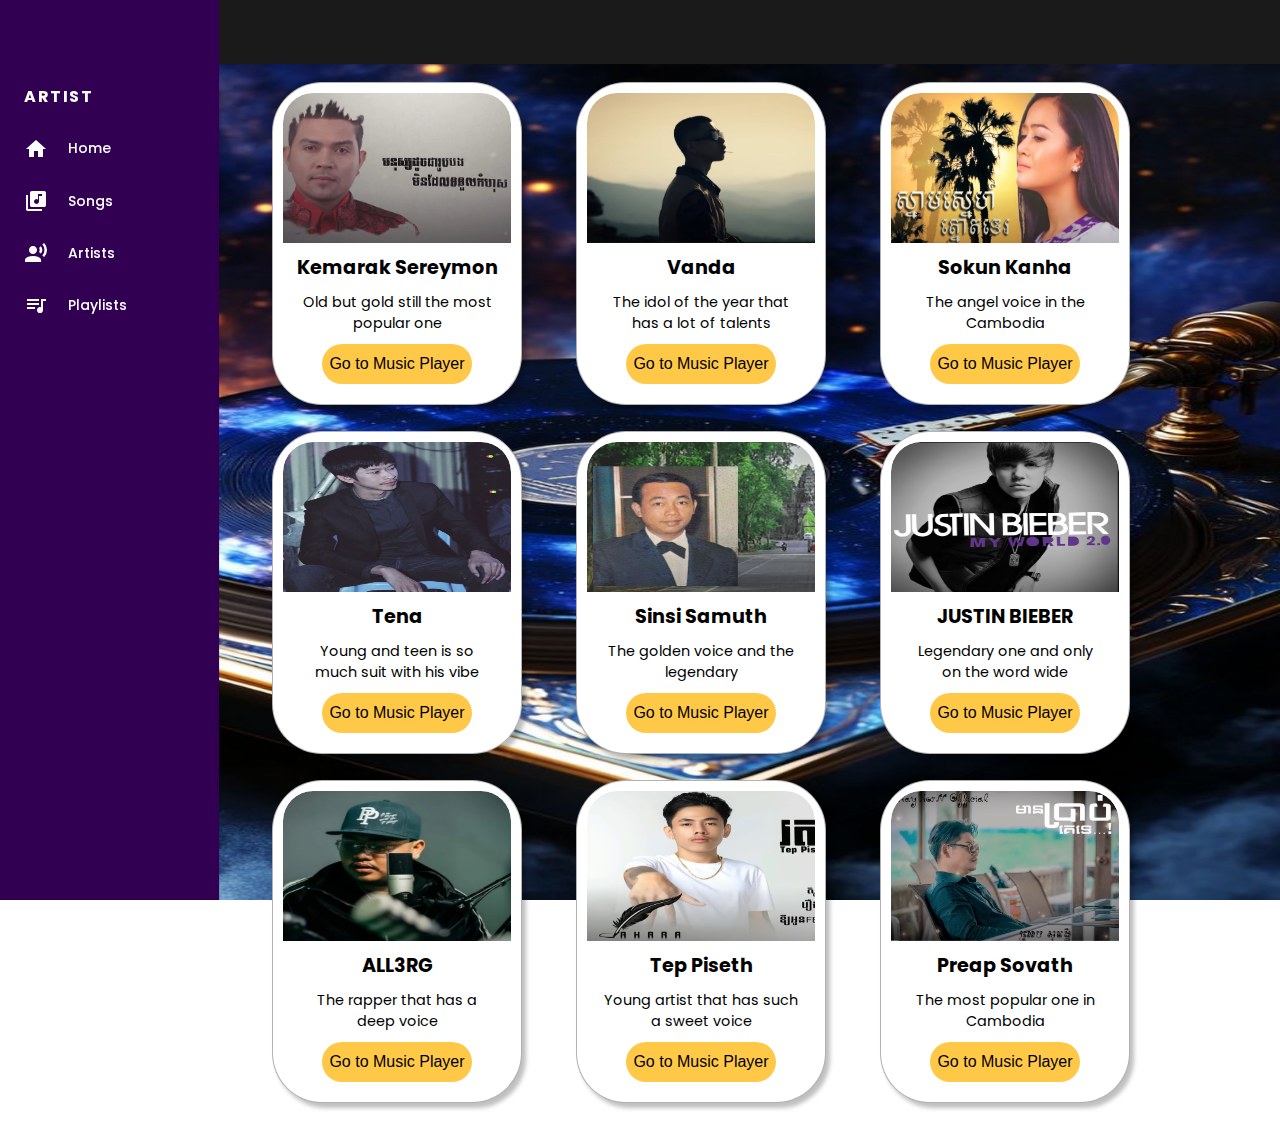
<file: page/artist.html>
<!DOCTYPE html>
<html lang="en">
<head>
    <meta charset="UTF-8">
    <meta name="viewport" content="width=device-width, initial-scale=1.0">
    <link rel="stylesheet" href="https://fonts.googleapis.com/icon?family=Material+Icons">
    <link rel="stylesheet" href="../assets/css/artist.css">
    <title>Artists</title>
    <link rel="icon" type="image/x-icon" href="../image/Logotitle.png">
</head>
<body>
    <header class="header">
        <div class="header__container">
            <a href="#" class="header__logo">ARTISTS</a>
            <div class="header__toggle">
                <i class="material-icons" id="header-toggle">menu</i>
            </div>
        </div>
    </header>
    <div class="nav" id="navbar">
        <nav class="nav__container">
            <div>
                <a href="#" class="nav__link nav__logo">
                    <i class="material-icons">play_circle</i> &nbsp;&nbsp;&nbsp;
                    <span class="nav__logo-name"> Music</span>
                </a>

                <div class="nav__list">
                    <div class="nav__items">
                        <h3 class="nav__subtitle">Artist</h3>

                        <a href="../home.html" class="nav__link active">
                            <i class="material-icons">home</i> &nbsp;&nbsp;&nbsp;&nbsp;&nbsp;
                            <span class="nav__name"> Home</span>
                        </a>
                        <a href="song.html" class="nav__link">
                            <i class="material-icons">library_music</i> &nbsp;&nbsp;&nbsp;&nbsp;&nbsp;
                            <span class="nav__name"> Songs</span>
                        </a>
                        <a href="artist.html" class="nav__link">
                            <i class="material-icons">record_voice_over</i> &nbsp;&nbsp;&nbsp;&nbsp;&nbsp;
                            <span class="nav__name"> Artists</span>
                        </a>
                        <a href="playlist.html" class="nav__link">
                            <i class="material-icons">queue_music</i> &nbsp;&nbsp;&nbsp;&nbsp;&nbsp;
                            <span class="nav__name"> Playlists</span>
                        </a>
                    </div>
                </div>
            </div>
        </nav>
    </div>
    <!--Content-->
    <main>
        <section class="ui-cards">
            <div class="cards">
                <div class="pics">
                    <img src="../Music-player/images/music-19.jpg" alt="" class="songs-images">
                </div>
                <h1 class="songs-title">Kemarak Sereymon</h1>
                <p class="songs-text">Old but gold still the most popular one</p>
                <div class="buttons">
                    <a href="../Music-player/songs.html">
                        <button class="songs-btn"> Go to Music Player</button>
                    </a>
                </div>
            </div>
            <div class="cards">
                <div class="pics">
                    <img src="../Music-player/images/music-4.jpg" alt="" class="songs-images">
                </div>
                <h1 class="songs-title">Vanda</h1>
                <p class="songs-text">The idol of the year that has a lot of talents</p>
                <div class="buttons">
                    <a href="../Music-player/songs.html">
                        <button class="songs-btn"> Go to Music Player</button>
                    </a>
                </div>
            </div>
            <div class="cards">
                <div class="pics">
                    <img src="../Music-player/images/music-13.jpg" alt="" class="songs-images">
                </div>
                <h1 class="songs-title">Sokun Kanha</h1>
                <p class="songs-text">The angel voice in the Cambodia</p>
                <div class="buttons">
                    <a href="../Music-player/songs.html">
                        <button class="songs-btn"> Go to Music Player</button>
                    </a>
                </div>
            </div> 
            <div class="cards">
                <div class="pics">
                    <img src="../Music-player/images/music-6.jpg" alt="" class="songs-images">
                </div>
                <h1 class="songs-title">Tena</h1>
                <p class="songs-text">Young and teen is so much suit with his vibe</p>
                <div class="buttons">
                    <a href="../Music-player/songs.html">
                        <button class="songs-btn"> Go to Music Player</button>
                    </a>
                </div>
            </div>
            <div class="cards">
                <div class="pics">
                    <img src="../Music-player/images/music-26.jpg" alt="" class="songs-images">
                </div>
                <h1 class="songs-title">Sinsi Samuth</h1>
                <p class="songs-text">The golden voice and the legendary </p>
                <div class="buttons">
                    <a href="../Music-player/songs.html">
                        <button class="songs-btn"> Go to Music Player</button>
                    </a>
                </div>
            </div>
            <div class="cards">
                <div class="pics">
                    <img src="../Music-player/images/music-15.jpg" alt="" class="songs-images">
                </div>
                <h1 class="songs-title">JUSTIN BIEBER</h1>
                <p class="songs-text">Legendary one and only on the word wide</p>
                <div class="buttons">
                    <a href="../Music-player/songs.html">
                        <button class="songs-btn"> Go to Music Player</button>
                    </a>
                </div>
            </div> 

            <div class="cards">
                <div class="pics">
                    <img src="../Music-player/images/music-22.jpg" alt="" class="songs-images">
                </div>
                <h1 class="songs-title">ALL3RG</h1>
                <p class="songs-text">The rapper that has a deep voice</p>
                <div class="buttons">
                    <a href="../Music-player/songs.html">
                        <button class="songs-btn"> Go to Music Player</button>
                    </a>
                </div>
            </div>
            <div class="cards">
                <div class="pics">
                    <img src="../Music-player/images/music-21.jpg" alt="" class="songs-images">
                </div>
                <h1 class="songs-title">Tep Piseth</h1>
                <p class="songs-text">Young artist that has such a sweet voice</p>
                <div class="buttons">
                    <a href="../Music-player/songs.html">
                        <button class="songs-btn"> Go to Music Player</button>
                    </a>
                </div>
            </div>
            <div class="cards">
                <div class="pics">
                    <img src="../Music-player/images/music-23.jpg" alt="" class="songs-images">
                </div>
                <h1 class="songs-title">Preap Sovath</h1>
                <p class="songs-text">The most popular one in Cambodia</p>
                <div class="buttons">
                    <a href="../Music-player/songs.html">
                        <button class="songs-btn"> Go to Music Player</button>
                    </a>
                </div>
            </div> 
            <br/>
        </section>
    </main>
    <!--JS here-->
    <script src="../assets/js/artist.js"></script>
</body>
</html>
</file>
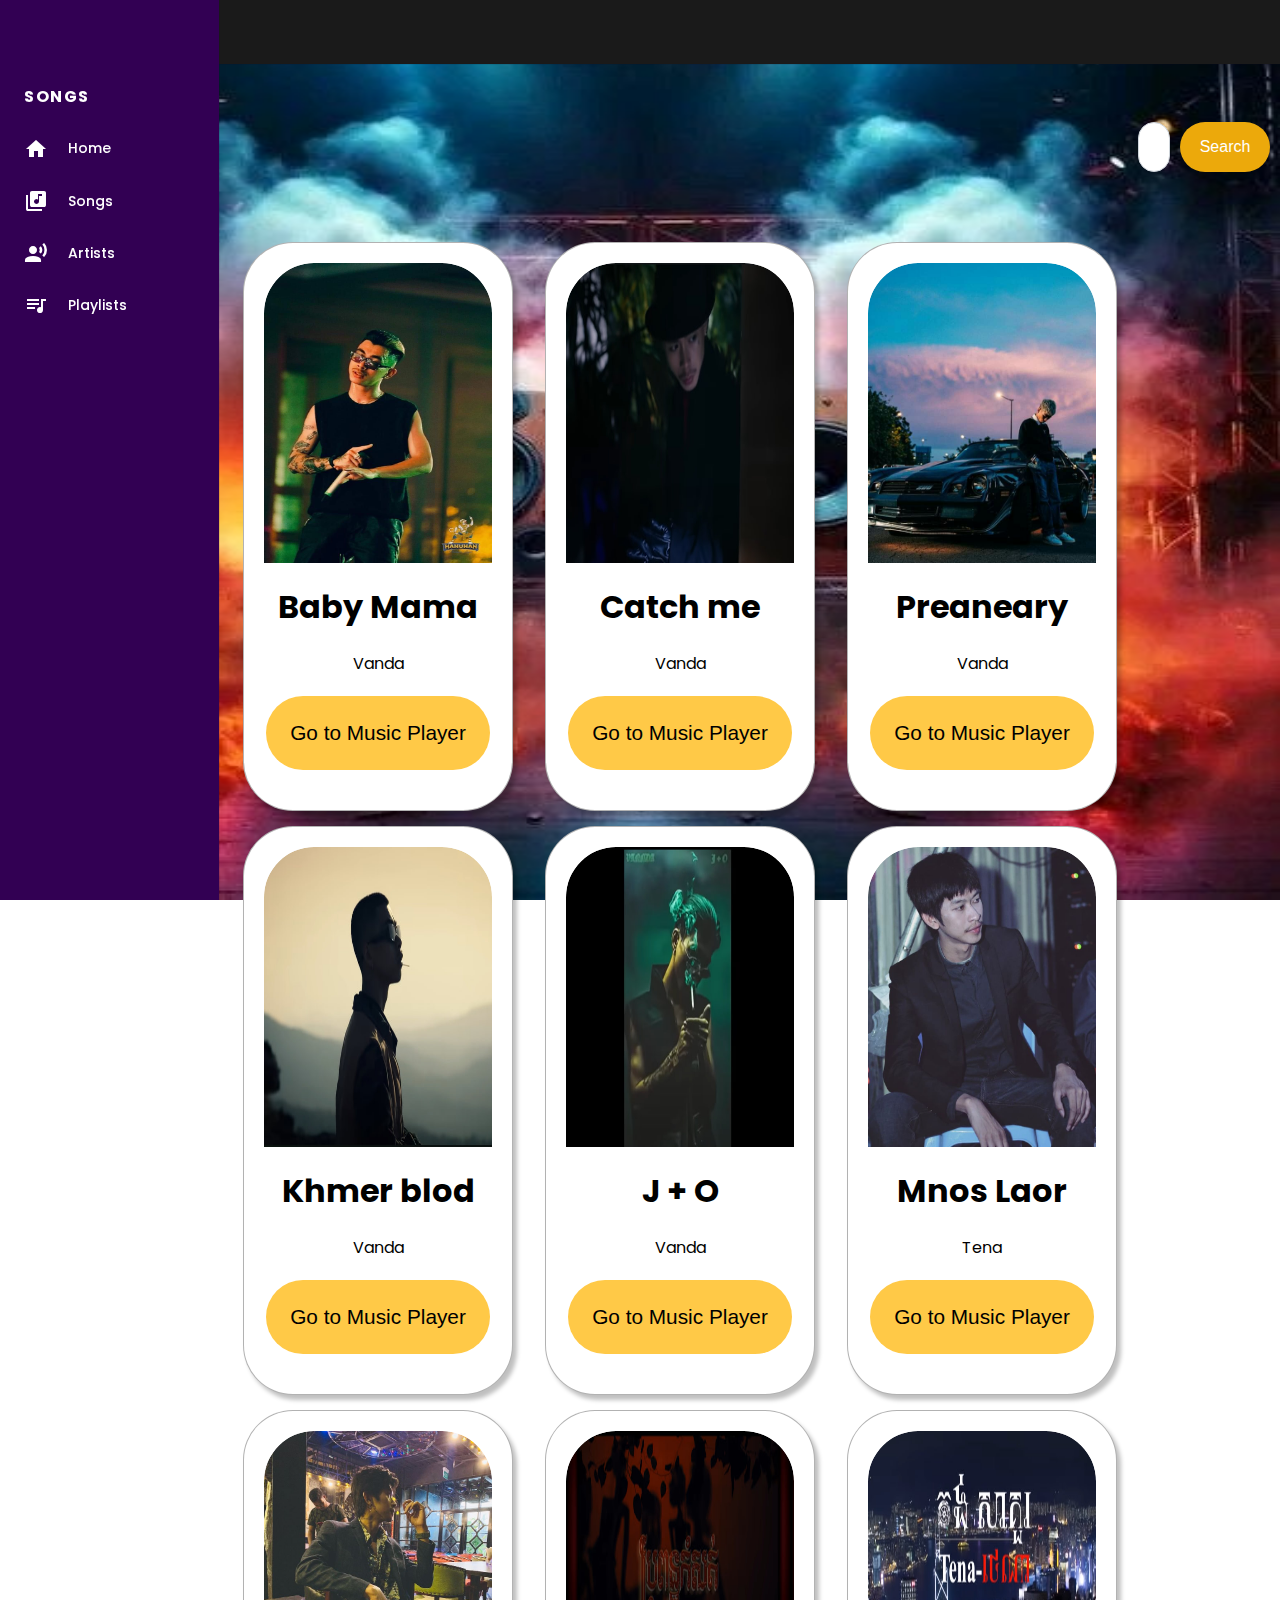
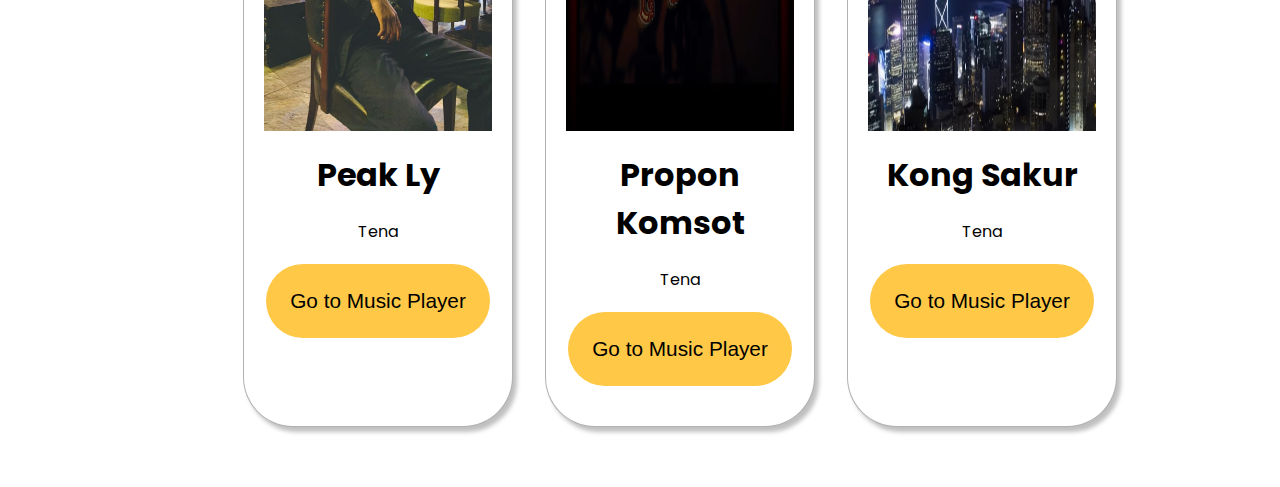
<file: page/song.html>
<!DOCTYPE html>
    <html lang="en">
    <head>
        <meta charset="UTF-8">
        <meta name="viewport" content="width=device-width, initial-scale=1.0">
        <link rel="stylesheet" href="https://fonts.googleapis.com/icon?family=Material+Icons">
        <link rel="stylesheet" href="../assets/css/song.css">
        <script src="../js/song.js" defer></script>
        <title>Song List</title>
        <link rel="icon" type="image/x-icon" href="../image/Logo.png">
    </head>
    <body>
        <header class="header">
            <div class="header__container">
                <a href="#" class="header__logo">SONG LIST</a>
                <div class="header__toggle">
                    <i class="material-icons" id="header-toggle">menu</i>
                </div>
            </div>
        </header>

        <div class="nav" id="navbar">
            <nav class="nav__container">
                <div>
                    <a href="#" class="nav__link nav__logo">
                        <i class="material-icons">play_circle</i> &nbsp;&nbsp;&nbsp;
                        <span class="nav__logo-name"> Music</span>
                    </a>
    
                    <div class="nav__list">
                        <div class="nav__items">
                            <h3 class="nav__subtitle">Songs</h3>
    
                            <a href="../home.html" class="nav__link active">
                                <i class="material-icons">home</i> &nbsp;&nbsp;&nbsp;&nbsp;&nbsp;
                                <span class="nav__name"> Home</span>
                            </a>

                            <a href="song.html" class="nav__link">
                                <i class="material-icons">library_music</i> &nbsp;&nbsp;&nbsp;&nbsp;&nbsp;
                                <span class="nav__name"> Songs</span>
                            </a>
                            <a href="artist.html" class="nav__link">
                                <i class="material-icons">record_voice_over</i> &nbsp;&nbsp;&nbsp;&nbsp;&nbsp;
                                <span class="nav__name"> Artists</span>
                            </a>
                            <a href="playlist.html" class="nav__link">
                                <i class="material-icons">queue_music</i> &nbsp;&nbsp;&nbsp;&nbsp;&nbsp;
                                <span class="nav__name"> Playlists</span>
                            </a>
                        </div>
                    </div>
                </div>
            </nav>

        </div>

        <!-- CONTENTS -->
        <main>
            <form class="form-inline my-2 my-lg-0">
                <input class="form-control mr-sm-2" type="search" placeholder="Search..." aria-label="Search">
                <button class="btn btn-outline-success my-2 my-sm-0" type="submit">Search</button>
            </form>
            <section class="ui-cards">
                <div class="cards">
                    <div class="pics">
                        <img src="../Music-player/images/music-1.jpg" alt="" class="songs-images">
                    </div>
                    <h1 class="songs-title">Baby Mama</h1>
                    <p class="songs-text">Vanda</p>
                    <div class="buttons">
                        <a href="../Music-player/songs.html">
                            <button class="songs-btn"> Go to Music Player</button>
                        </a>
                    </div>
                </div>
                <div class="cards">
                    <div class="pics">
                        <img src="../Music-player/images/music-2.jpg" alt="" class="songs-images">
                    </div>
                    <h1 class="songs-title">Catch me </h1>
                    <p class="songs-text">Vanda</p>
                    <div class="buttons">
                        <a href="../Music-player/songs.html">
                            <button class="songs-btn"> Go to Music Player</button>
                        </a>
                    </div>
                </div>
                <div class="cards">
                    <div class="pics">
                        <img src="../Music-player/images/music-3.jpg" alt="" class="songs-images">
                    </div>
                    <h1 class="songs-title">Preaneary</h1>
                    <p class="songs-text">Vanda</p>
                    <div class="buttons">
                        <a href="../Music-player/songs.html">
                            <button class="songs-btn"> Go to Music Player</button>
                        </a>
                    </div>
                </div> 

                <div class="cards">
                    <div class="pics">
                        <img src="../Music-player/images/music-4.jpg" alt="" class="songs-images">
                    </div>
                    <h1 class="songs-title">Khmer blod</h1>
                    <p class="songs-text">Vanda</p>
                    <div class="buttons">
                        <a href="../Music-player/songs.html">
                            <button class="songs-btn"> Go to Music Player</button>
                        </a>
                    </div>
                </div>
                <div class="cards">
                    <div class="pics">
                        <img src="../Music-player/images/music-5.jpg" alt="" class="songs-images">
                    </div>
                    <h1 class="songs-title">J + O</h1>
                    <p class="songs-text">Vanda</p>
                    <div class="buttons">
                        <a href="../Music-player/songs.html">
                            <button class="songs-btn"> Go to Music Player</button>
                        </a>
                    </div>
                </div>
                <div class="cards">
                    <div class="pics">
                        <img src="../Music-player/images/music-6.jpg" alt="" class="songs-images">
                    </div>
                    <h1 class="songs-title">Mnos Laor</h1>
                    <p class="songs-text">Tena</p>
                    <div class="buttons">
                        <a href="../Music-player/songs.html">
                            <button class="songs-btn"> Go to Music Player</button>
                        </a>
                    </div>
                </div> 

                <div class="cards">
                    <div class="pics">
                        <img src="../Music-player/images/music-7.jpg" alt="" class="songs-images">
                    </div>
                    <h1 class="songs-title">Peak Ly</h1>
                    <p class="songs-text">Tena</p>
                    <div class="buttons">
                        <a href="../Music-player/songs.html">
                            <button class="songs-btn"> Go to Music Player</button>
                        </a>
                    </div>
                </div>
                <div class="cards">
                    <div class="pics">
                        <img src="../Music-player/images/music-8.jpg" alt="" class="songs-images">
                    </div>
                    <h1 class="songs-title">Propon Komsot</h1>
                    <p class="songs-text">Tena</p>
                    <div class="buttons">
                        <a href="../Music-player/songs.html">
                            <button class="songs-btn"> Go to Music Player</button>
                        </a>
                    </div>
                </div>
                <div class="cards">
                    <div class="pics">
                        <img src="../Music-player/images/music-9.jpg" alt="" class="songs-images">
                    </div>
                    <h1 class="songs-title">Kong Sakur</h1>
                    <p class="songs-text">Tena</p>
                    <div class="buttons">
                        <a href="../Music-player/songs.html">
                            <button class="songs-btn"> Go to Music Player</button>
                        </a>
                    </div>
                </div> 
                <br/>
            </section>
        </main>

        <!-- MAIN JS -->
         <script>
            const searchInput = document.querySelector('.form-control');
            const cards = document.querySelectorAll('.cards');
    
            searchInput.addEventListener('input', () => {
                const searchValue = searchInput.value.toLowerCase();
    
                cards.forEach((card) => {
                    const title = card.querySelector('.songs-title').textContent.toLowerCase();
                    const text = card.querySelector('.songs-text').textContent.toLowerCase();
    
                    if (title.includes(searchValue) || text.includes(searchValue)) {
                        card.style.display = 'block';
                    } else {
                        card.style.display = 'none';
                    }
                });
            });
         </script>
         <script src="../js/song.js"></script>
    </body>
</html>
</file>
<file: assets/css/artist.css>
@import url("https://fonts.googleapis.com/css2?family=Poppins:wght@400;500;600&display=swap");

:root {
  --header-height: 3.5rem;
  --nav-width: 219px;
  --bg: #185ADB;
  --secondary: #0A1931;
  --accent: #FFC947;
  --white: #fff;
  --black: #000;
  --body-font: 'Poppins', sans-serif;
  --normal-font-size: .938rem;
  --small-font-size: .75rem;
  --smaller-font-size: .75rem;
  --font-medium: 500;
  --font-semi-bold: 600;
  --z-fixed: 100;
  --box-shadow: 4px 5px 4px rgba(0, 0, 0, 0.25);
  --border-radius: 50px;
  --border: 1px solid rgba(0, 0, 0, 0.3);
}

@media screen and (min-width: 1024px) {
  :root {
    --normal-font-size: 1rem;
    --small-font-size: .875rem;
    --smaller-font-size: .813rem;
  }
}

/*========== BASE ==========*/
*, ::before, ::after {
  margin: 0;
  padding: 0;
  box-sizing: border-box;
  list-style-type: none;
  text-decoration: none;
}

html {
  scroll-behavior: smooth;
}

::-webkit-scrollbar {
  width: 1.3rem;
}

::-webkit-scrollbar-thumb {
  border-radius: 1rem;
  background: #797979;
  transition: all 0.5s ease-in-out;
}

::-webkit-scrollbar-thumb:hover {
  background: #222224;
}

::-webkit-scrollbar-track {
  background: #f9f9f9;
}

body {
  margin: var(--header-height) 0 0 0;
  padding: 1rem 1rem 0;
  font-family: var(--body-font);
  font-size: var(--normal-font-size);
  color: var(--black);
  background-image: url(/image/artistbg.jpg);
  background-size: cover;
  background-repeat: no-repeat;
  background-attachment: fixed;
  background-size: 100% 100%;
  animation: zoomInOut 15s ease-in-out infinite; /* Apply the animation */
  
}
@keyframes zoomInOut {
  0% {
    background-size: 100% 100%;
  }
  50% {
    background-size: 110% 110%; /* Zoom in */
  }
  100% {
    background-size: 100% 100%; /* Zoom out */
  }
}


h3 {
  margin: 0;
}

a {
  text-decoration: none;
}

img {
  max-width: 100%;
  height: auto;
}

/*header*/
.header {
  position: fixed;
  top: 0;
  left: 0;
  width: 100%;
  background-color:#1a1a1a;
  box-shadow: 0 1px 0 rgba(22, 8, 43, 0.1);
  padding: 0 1rem;
  z-index: var(--z-fixed);
}

.header__container {
  display: flex;
  align-items: center;
  height: var(--header-height);
  justify-content: space-between;
}

.header__img {
  width: 35px;
  height: 35px;
  border-radius: 50%;
}

.header__logo {
  color: rgb(153, 0, 255);
  font-weight: bold;
  display: none;
}

.header__input {
  width: 100%;
  border: none;
  outline: none;
  background-color: var(--first-color-light);
}

.header__input::placeholder {
  font-family: var(--body-font);
  color: var(--text-color);
}

.header__icon, 
.header__toggle {
  font-size: 1.2rem;
}

.header__toggle {
  color: var(--title-color);
  cursor: pointer;
}

/*nav*/
.nav {
  position: fixed;
  top: 0;
  left: -100%;
  height: 100vh;
  padding: 1rem 1rem 0;
  background-color: rgb(50, 0, 83);
  box-shadow: 1px 0 0 rgba(22, 8, 43, 0.1);
  z-index: var(--z-fixed);
  transition: .4s;
  color: var(--white);
}
  
.nav__container {
  height: 100%;
  display: flex;
  flex-direction: column;
  justify-content: space-between;
  padding-bottom: 3rem;
  overflow: auto;
  scrollbar-width: none; /* For mozilla */
}

/* For Google Chrome and others */
.nav__container::-webkit-scrollbar {
  display: none;
}

.nav__logo {
  font-weight: var(--font-semi-bold);
  margin-bottom: 2.5rem;
}

.nav__list, 
.nav__items {
  display: grid;
}

.nav__list {
  row-gap: 2.5rem;
}

.nav__items {
  row-gap: 1.5rem;
}

.nav__subtitle {
  font-size: var(--normal-font-size);
  text-transform: uppercase;
  letter-spacing: .1rem;
  color: var(--text-color-light);
}

.nav__link {
  display: flex;
  align-items: center;
  color: var(--text-color);
}

.nav__link:hover {
  color: var(--accent);
}

.nav__icon {
  font-size: 1.2rem;
  margin-right: .5rem;
}

.nav__name {
  font-size: var(--small-font-size);
  font-weight: var(--font-medium);
  white-space: nowrap;
}

.nav__logout {
  margin-top: 5rem;
}

/* Dropdown */
.nav__dropdown {
  overflow: hidden;
  max-height: 21px;
  transition: .4s ease-in-out;
}

.nav__dropdown-collapse {
  background-color: var(--first-color-light);
  border-radius: .25rem;
  margin-top: 1rem;
}

.nav__dropdown-content {
  display: grid;
  row-gap: .5rem;
  padding: .75rem 2.5rem .75rem 1.8rem;
}

.nav__dropdown-item {
  font-size: var(--smaller-font-size);
  font-weight: var(--font-medium);
  color: var(--text-color);
}

.nav__dropdown-item:hover {
  color: var(--first-color);
}

.nav__dropdown-icon {
  margin-left: auto;
  transition: .4s;
}

/* Show dropdown collapse */
.nav__dropdown:hover {
  max-height: 100rem;
}

/* Rotate icon arrow */
.nav__dropdown:hover .nav__dropdown-icon {
  transform: rotate(180deg);
}

/*===== Show menu =====*/
.show-menu {
  left: 0;
}

/*===== Active link =====*/
.active {
  color: var(--first-color);
}


/*===== SWIPER FOR CAROUSEL =====*/

.container {
  max-width: 124rem;
  padding: 0 1rem;
  margin: 0 auto;
}

.section-heading {
  font-size: 3rem;
  color: var(--primary);
  padding: 2rem 0;
  text-align: center;
}

#tranding .tranding-slider {
  height: 40rem;
  padding: 2rem 0;
  position: relative;
}

@media (max-width:500px) {
  #tranding .tranding-slider {
    height: 45rem;
  }
  .section-heading {
    font-size: 2rem;
  }
}

.tranding-slide {
  width: 345px;
  height: 500px;
  background-color: #0A1931;
  border-radius: 20px;
  display: flex;
  justify-content: center;
  align-items: center;
  flex-wrap: wrap;
}

@media (max-width:500px) {
  .tranding-slide {
    width: 300px !important;
    height: 500px !important;
  }
  .tranding-slide .tranding-slide-img img {
    width: 17rem !important;
    height: 17rem !important;
  }

  .tranding-slide-content-bottom h2 {
    font-size: 20px;
  }

}

.tranding-slide .tranding-slide-img img {
  width: 322px;
  height: 267px;
  border-radius: 20px;
  object-fit: cover;
  margin-top: 15px;
}

.tranding-slide-content .tranding-slide-content-bottom {
  display: flex;
  justify-content: center;
  align-items: center;
  flex-wrap: wrap;
  flex-direction: column;
}

.tranding-slide-content .tranding-slide-content-bottom h2 {
  color: var(--white);
  font-size: 30px;
  text-align: center;
}

.tranding-slide-content .tranding-slide-content-bottom h3 {
  color: var(--white);
  font-size: 20px;
  text-align: center;
}

.tranding-slide-content .play-music {
  width: 150px;
  height: 45px;
  border-radius: 100px;
  display: flex;
  justify-content: center;
  align-items: center;
  background-color: var(--accent);
  font-size: 16px;
}

.tranding-slide-content .play-music:hover {
  background-color: #eca90b;
}

.swiper-slide-shadow-left,
.swiper-slide-shadow-right {
  display: none;
}

.tranding-slider-control {
  position: relative;
  bottom: 2rem;
  display: flex;
  align-items: center;
  justify-content: center;
}

.tranding-slider-control .swiper-button-next {
  left: 58% !important;
  transform: translateX(-58%) !important;
}

@media (max-width:990px) {
  .tranding-slider-control .swiper-button-next {
    left: 70% !important;
    transform: translateX(-70%) !important;
  }
}

@media (max-width:450px) {
  .tranding-slider-control .swiper-button-next {
    left: 80% !important;
    transform: translateX(-80%) !important;
  }
}

@media (max-width:990px) {
  .tranding-slider-control .swiper-button-prev {
    left: 30% !important;
    transform: translateX(-30%) !important;
  }
}

@media (max-width:450px) {
  .tranding-slider-control .swiper-button-prev {
    left: 20% !important;
    transform: translateX(-20%) !important;
  }
}

.tranding-slider-control .slider-arrow {
  background: var(--accent);
  width: 3.5rem;
  height: 3.5rem;
  border-radius: 50%;
  left: 42%;
  transform: translateX(-42%);
  filter: drop-shadow(0px 8px 24px rgba(18, 28, 53, 0.1));
}

.tranding-slider-control .slider-arrow:hover {
  background: #eca90b;
}

.tranding-slider-control .slider-arrow ion-icon {
  font-size: 2rem;
  color: #222224;
}

.tranding-slider-control .slider-arrow::after {
  content: '';
}

.tranding-slider-control .swiper-pagination {
  position: relative;
  width: 15rem;
  bottom: 1rem;
}

.tranding-slider-control .swiper-pagination .swiper-pagination-bullet {
  filter: drop-shadow(0px 8px 24px rgba(18, 28, 53, 0.1));
}

.tranding-slider-control .swiper-pagination .swiper-pagination-bullet-active {
  background: var(--black);
}

/* SLIDER FOR ARTIST */
.artists {
  display: flex;
  align-items: center;
  justify-content: center;
}

.wrapper{
  display: flex;
  align-items: center;
  justify-content: center;
  max-width: 1200px;
  position: relative;
}
.wrapper i{
  top: 50%;
  height: 44px;
  width: 44px;
  color: #343F4F;
  cursor: pointer;
  font-size: 1.15rem;
  position: absolute;
  text-align: center;
  line-height: 44px;
  background: var(--accent);
  border-radius: 50%;
  transform: translateY(-50%);
  transition: transform 0.1s linear;
}
.wrapper i:active{
  transform: translateY(-50%) scale(0.9);
}
.wrapper i:hover{
  background: #eca90b;
}
.wrapper i:first-child{
  left: -22px;
  display: none;
}
.wrapper i:last-child{
  right: -22px;
}
.wrapper .carousel{
  font-size: 0px;
  cursor: pointer;
  overflow: hidden;
  white-space: nowrap;
  scroll-behavior: smooth;
}
.carousel.dragging{
  cursor: grab;
  scroll-behavior: auto;
}
.carousel.dragging img{
  pointer-events: none;
}
.carousel .images img{
  height: 340px;
  object-fit: cover;
  user-select: none;
  margin-left: 14px;
  display: inline-block;
  width: calc(100% / 3);
}
@media screen and (max-width: 900px) {
  .carousel .images img{
    width: calc(100% / 2);
  }
}
@media screen and (max-width: 550px) {
  .carousel .images img{
    width: 100%;
  }
}

/* ========== SONGS PAGE ==========*/

.ui-cards {
  display: grid;  
  grid-template-columns: repeat(3, 1fr);  
  grid-template-rows: 1fr;
  margin: 0px 5rem 0px 10rem;
  gap: 1rem;
}

.cards {
  box-sizing: border-box;
  background-color: var(--white);
  border: var(--border);
  box-shadow: var(--box-shadow);
  border-radius: var(--border-radius);
  padding: 10px;
  margin-left: 1rem;
  margin-top: 10px;
  width: 100%;
  max-width: 250px;
}

.cards:hover {
  background-color: #25002b;
  color: var(--white);
  box-shadow: none;
}

.cards:hover .songs-images {
  transform: scale(1.2);
  border-radius: 30px 30px 0px 0px;
}

.cards:hover .songs-btn {
  background-color: #eca90b;
}

.pics {
  height: 150px;
  overflow: hidden;
  border-radius: 30px 30px 0px 0px;
}

.pics .songs-images {
  width: 100%;
  height: 150px;
  display: block;
  border-radius: 30px 30px 0px 0px;
  transition: transform .3s ease;
}

.songs-title {
  text-align: center;
  margin: 10px 0px;
  font-size: 1.2rem;
}

.songs-text {
  font-size: 0.9rem;
  text-align: center;
  margin: 0 1rem;
}

.buttons {
  display: flex;
  justify-content: center;
  align-items: center;
}

.songs-btn {
  background-color: var(--accent);
  border-radius: 50px;
  border: none;
  margin: 10px 0px;
  width: 150px;
  height: 40px;
  font-size: 1rem;
  cursor: pointer;
}

@media (max-width: 970px) {
  .ui-cards {
    grid-template-columns: 1fr;
    margin: 0px 2rem;
  }
  .cards {
    margin: 1rem 0;
  }
}

@media (max-width: 768px) {
  .ui-cards {
    grid-template-columns: 1fr;
    margin: 0px 2rem;
  }
  .cards {
    margin: 1rem 0;
  }
}

@media (max-width: 576px) {
  .ui-cards {
    grid-template-columns: 1fr;
    margin: 0px 1rem;
  }
  .cards {
    margin: 0.5rem 0;
  }
  .songs-title {
    font-size: 1rem;
  }
  .songs-text {
    margin: 0 0.5rem;
    font-size: 0.8rem;
  }
  .songs-btn {
    margin: 5px 0px;
    font-size: 0.9rem;
    width: 120px;
    height: 35px;
  }
  .playlist-btn {
    margin: 5px 0px;
    font-size: 0.9rem;
    width: 120px;
    height: 35px;
  }
}

/* ========== PLAYLISTS PAGE ==========*/

.light-box {
  display: none;
  position: fixed;
  top: 10%;
  left: 10%;
  width: 80%;
  height: 80%;
  border: 10px solid #3F3F3F;
  border-radius: 10px;
  background: var(--white);
  z-index:1002;
  overflow: hidden;
  box-shadow: 0 0 100px black;
}

.light-box:hover {
  color: #000;
}

.light-box .close {
display: block;
padding-bottom: 5px;
text-align: right;
color: #FFF;
background: #3F3F3F;
}

.light-box a:hover {
  color: var(--accent);
}

.light-box iframe {
  width: 100%; 
  height: 100%; 
  border: 0;
}

.playlist-btn {
  background-color: var(--accent);
  border-radius: 100px;
  border: none;
  margin: 20px 0px 20px auto;
  width: 224px;
  height: 74px;
  font-size: 1.3rem;
  cursor: pointer;
}

.pop_name {
  padding: 10px;  
  background: #333; 
  color: #f1f1f1; 
  font-size: 16px; 
  margin: 0;
}

table {
  font-family: arial, sans-serif;
  width: 100%;
  border: none;
}

td, th {
  border: none;
  border-bottom: 1px solid #b8b8b8;
  text-align: left;
  padding: 8px;
}

.table-button {
  width: 130px;
  height: 40px;
  font-family: var(--body-font);
  background-color: var(--accent);
  border-radius: 25px;
  border: none;
}

.table-button:hover {
  background-color: #eca90b;
}

/* ========== MEDIA QUERIES ==========*/
/* For small devices reduce search*/
@media screen and (max-width: 320px) {
  .header__search {
    width: 70%;
  }
}
/* For tablets */
@media (max-width: 1024px) and (min-width: 768px) {
  .ui-cards {
    grid-template-columns: repeat(2, 1fr); /* 2 columns for tablets */
    margin: 0 auto; /* Center the grid */
    padding: 0 2rem; /* Add some padding */
  }

  .cards {
    max-width: 100%; /* Allow cards to take full width of their grid cell */
    margin-left: 0; /* Remove left margin */
  }
}
/* For smartphones */
@media (max-width: 767px) {
  .ui-cards {
    grid-template-columns: 1fr; /* 1 column for smartphones */
    margin: 0 auto; /* Center the grid */
    padding: 0 1rem; /* Add some padding */
  }

  .cards {
    max-width: 100%; /* Allow cards to take full width of their grid cell */
    margin-left: 0; /* Remove left margin */
  }
}

@media screen and (min-width: 768px) {
  body {
    padding: 1rem 3rem 0 6rem;
  }
  .header {
    padding: 0 3rem 0 6rem;
  }
  .header__container {
    height: calc(var(--header-height) + .5rem);
  }
  .header__search {
    width: 300px;
    padding: .55rem .75rem;
  }
  .header__toggle {
    display: none;
  }
  .header__logo {
    display: block;
  }
  .header__img {
    width: 40px;
    height: 40px;
    order: 1;
  }
  .nav {
    left: 0;
    padding: 1.2rem 1.5rem 0;
    width: 75px; /* Reduced navbar */
  }
  .nav__items {
    row-gap: 1.7rem;
  }
  .nav__icon {
    font-size: 1.3rem;
  }

  /* Element opacity */
  .nav__logo-name, 
  .nav__name, 
  .nav__subtitle, 
  .nav__dropdown-icon {
    opacity: 0;
    transition: .3s;
  }
  
  
  /* Navbar expanded */
  .nav:hover {
    width: var(--nav-width);
  }
  
  /* Visible elements */
  .nav:hover .nav__logo-name {
    opacity: 1;
  }
  .nav:hover .nav__subtitle {
    opacity: 1;
  }
  .nav:hover .nav__name {
    opacity: 1;
  }
  .nav:hover .nav__dropdown-icon {
    opacity: 1;
  }
}
/* New feature create new playlist*/
.btn-primary{
  padding: 5px 10px;
  border-radius: 4px;
  background-color: green;
  color: white;
  border: none;
}
.btn-primary:hover{
  background-color: #185ADB;
};
</file>
<file: assets/css/song.css>
@import url("https://fonts.googleapis.com/css2?family=Poppins:wght@400;500;600&display=swap");

:root {
  --header-height: 3.5rem;
  --nav-width: 219px;
  --bg: #185ADB;
  --secondary: #0A1931;
  --accent: #FFC947;
  --white: #fff;
  --black: #000;
  --body-font: 'Poppins', sans-serif;
  --normal-font-size: .938rem;
  --small-font-size: .75rem;
  --smaller-font-size: .75rem;
  --font-medium: 500;
  --font-semi-bold: 600;
  --z-fixed: 100;
  --box-shadow: 4px 5px 4px rgba(0, 0, 0, 0.25);
  --border-radius: 50px;
  --border: 1px solid rgba(0, 0, 0, 0.3);
}

@media screen and (min-width: 1024px) {
  :root {
    --normal-font-size: 1rem;
    --small-font-size: .875rem;
    --smaller-font-size: .813rem;
  }
}

/*========== BASE ==========*/
*, ::before, ::after {
  margin: 0;
  padding: 0;
  box-sizing: border-box;
  list-style-type: none;
  text-decoration: none;
}

html {
  scroll-behavior: smooth;
}

::-webkit-scrollbar {
  width: 1.3rem;
}

::-webkit-scrollbar-thumb {
  border-radius: 1rem;
  background: #797979;
  transition: all 0.5s ease-in-out;
}

::-webkit-scrollbar-thumb:hover {
  background: #222224;
}

::-webkit-scrollbar-track {
  background: #f9f9f9;
}

body {
  margin: var(--header-height) 0 0 0;
  padding: 1rem 1rem 0;
  font-family: var(--body-font);
  font-size: var(--normal-font-size);
  color: var(--black);
  background-image: url(/image/bgsong.jpg);
  background-size: cover;
  background-repeat: no-repeat;
  background-attachment: fixed;
  background-size: 100% 100%;
  animation: zoomInOut 10s ease-in-out infinite; /* Apply the animation */
}
@keyframes zoomInOut {
  0% {
    background-size: 100% 100%;
  }
  50% {
    background-size: 110% 110%; /* Zoom in */
  }
  100% {
    background-size: 100% 100%; /* Zoom out */
  }
}

h3 {
  margin: 0;
}

a {
  text-decoration: none;
}

img {
  max-width: 100%;
  height: auto;
}

/*header*/
.header {
  position: fixed;
  top: 0;
  left: 0;
  width: 100%;
  background-color: #1a1a1a;
  box-shadow: 0 1px 0 rgba(22, 8, 43, 0.1);
  padding: 0 1rem;
  z-index: var(--z-fixed);
}

.header__container {
  display: flex;
  align-items: center;
  height: var(--header-height);
  justify-content: space-between;
}

.header__img {
  width: 35px;
  height: 35px;
  border-radius: 50%;
}

.header__logo {
  color: rgb(153, 0, 255);
  font-weight: bold;
  display: none;
}

.header__input {
  width: 100%;
  border: none;
  outline: none;
  background-color: var(--first-color-light);
}

.header__input::placeholder {
  font-family: var(--body-font);
  color: var(--text-color);
}

.header__icon, 
.header__toggle {
  font-size: 1.2rem;
}

.header__toggle {
  color: var(--title-color);
  cursor: pointer;
}

/*nav*/
.nav {
  position: fixed;
  top: 0;
  left: -100%;
  height: 100vh;
  padding: 1rem 1rem 0;
  background-color: rgb(50, 0, 83);
  box-shadow: 1px 0 0 rgba(22, 8, 43, 0.1);
  z-index: var(--z-fixed);
  transition: .4s;
  color: var(--white);
}

.nav__container {
  height: 100%;
  display: flex;
  flex-direction: column;
  justify-content: space-between;
  padding-bottom: 3rem;
  overflow: auto;
  scrollbar-width: none; /* For mozilla */
}

/* For Google Chrome and others */
.nav__container::-webkit-scrollbar {
  display: none;
}

.nav__logo {
  font-weight: var(--font-semi-bold);
  margin-bottom: 2.5rem;
}

.nav__list, 
.nav__items {
  display: grid;
}

.nav__list {
  row-gap: 2.5rem;
}

.nav__items {
  row-gap: 1.5rem;
}

.nav__subtitle {
  font-size: var(--normal-font-size);
  text-transform: uppercase;
  letter-spacing: .1rem;
  color: var(--text-color-light);
}

.nav__link {
  display: flex;
  align-items: center;
  color: var(--text-color);
}

.nav__link:hover {
  color: var(--accent);
}

.nav__icon {
  font-size: 1.2rem;
  margin-right: .5rem;
}

.nav__name {
  font-size: var(--small-font-size);
  font-weight: var(--font-medium);
  white-space: nowrap;
}

.nav__logout {
  margin-top: 5rem;
}

/* Dropdown */
.nav__dropdown {
  overflow: hidden;
  max-height: 21px;
  transition: .4s ease-in-out;
}

.nav__dropdown-collapse {
  background-color: var(--first-color-light);
  border-radius: .25rem;
  margin-top: 1rem;
}

.nav__dropdown-content {
  display: grid;
  row-gap: .5rem;
  padding: .75rem 2.5rem .75rem 1.8rem;
}

.nav__dropdown-item {
  font-size: var(--smaller-font-size);
  font-weight: var(--font-medium);
  color: var(--text-color);
}

.nav__dropdown-item:hover {
  color: var(--first-color);
}

.nav__dropdown-icon {
  margin-left: auto;
  transition: .4s;
}

/* Show dropdown collapse */
.nav__dropdown:hover {
  max-height: 100rem;
}

/* Rotate icon arrow */
.nav__dropdown:hover .nav__dropdown-icon {
  transform: rotate(180deg);
}

/*===== Show menu =====*/
.show-menu {
  left: 0;
}

/*===== Active link =====*/
.active {
  color: var(--first-color);
}


/*===== SWIPER FOR CAROUSEL =====*/

.container {
  max-width: 124rem;
  padding: 0 1rem;
  margin: 0 auto;
}

.section-heading {
  font-size: 3rem;
  color: var(--primary);
  padding: 2rem 0;
  text-align: center;
}

#tranding .tranding-slider {
  height: 40rem;
  padding: 2rem 0;
  position: relative;
}

@media (max-width:500px) {
  #tranding .tranding-slider {
    height: 45rem;
  }
  .section-heading {
    font-size: 2rem;
  }
}

.tranding-slide {
  width: 345px;
  height: 500px;
  background-color: #0A1931;
  border-radius: 20px;
  display: flex;
  justify-content: center;
  align-items: center;
  flex-wrap: wrap;
}

@media (max-width:500px) {
  .tranding-slide {
    width: 300px !important;
    height: 500px !important;
  }
  .tranding-slide .tranding-slide-img img {
    width: 17rem !important;
    height: 17rem !important;
  }

  .tranding-slide-content-bottom h2 {
    font-size: 20px;
  }

}

.tranding-slide .tranding-slide-img img {
  width: 322px;
  height: 267px;
  border-radius: 20px;
  object-fit: cover;
  margin-top: 15px;
}

.tranding-slide-content .tranding-slide-content-bottom {
  display: flex;
  justify-content: center;
  align-items: center;
  flex-wrap: wrap;
  flex-direction: column;
}

.tranding-slide-content .tranding-slide-content-bottom h2 {
  color: var(--white);
  font-size: 30px;
  text-align: center;
}

.tranding-slide-content .tranding-slide-content-bottom h3 {
  color: var(--white);
  font-size: 20px;
  text-align: center;
}

.tranding-slide-content .play-music {
  width: 150px;
  height: 45px;
  border-radius: 100px;
  display: flex;
  justify-content: center;
  align-items: center;
  background-color: var(--accent);
  font-size: 16px;
}

.tranding-slide-content .play-music:hover {
  background-color: #eca90b;
}

.swiper-slide-shadow-left,
.swiper-slide-shadow-right {
  display: none;
}

.tranding-slider-control {
  position: relative;
  bottom: 2rem;
  display: flex;
  align-items: center;
  justify-content: center;
}

.tranding-slider-control .swiper-button-next {
  left: 58% !important;
  transform: translateX(-58%) !important;
}

@media (max-width:990px) {
  .tranding-slider-control .swiper-button-next {
    left: 70% !important;
    transform: translateX(-70%) !important;
  }
}

@media (max-width:450px) {
  .tranding-slider-control .swiper-button-next {
    left: 80% !important;
    transform: translateX(-80%) !important;
  }
}

@media (max-width:990px) {
  .tranding-slider-control .swiper-button-prev {
    left: 30% !important;
    transform: translateX(-30%) !important;
  }
}

@media (max-width:450px) {
  .tranding-slider-control .swiper-button-prev {
    left: 20% !important;
    transform: translateX(-20%) !important;
  }
}

.tranding-slider-control .slider-arrow {
  background: var(--accent);
  width: 3.5rem;
  height: 3.5rem;
  border-radius: 50%;
  left: 42%;
  transform: translateX(-42%);
  filter: drop-shadow(0px 8px 24px rgba(18, 28, 53, 0.1));
}

.tranding-slider-control .slider-arrow:hover {
  background: #eca90b;
}

.tranding-slider-control .slider-arrow ion-icon {
  font-size: 2rem;
  color: #222224;
}

.tranding-slider-control .slider-arrow::after {
  content: '';
}

.tranding-slider-control .swiper-pagination {
  position: relative;
  width: 15rem;
  bottom: 1rem;
}

.tranding-slider-control .swiper-pagination .swiper-pagination-bullet {
  filter: drop-shadow(0px 8px 24px rgba(18, 28, 53, 0.1));
}

.tranding-slider-control .swiper-pagination .swiper-pagination-bullet-active {
  background: var(--black);
}

/* SLIDER FOR ARTIST */
.artists {
  display: flex;
  align-items: center;
  justify-content: center;
}

.wrapper{
  display: flex;
  align-items: center;
  justify-content: center;
  max-width: 1200px;
  position: relative;
}
.wrapper i{
  top: 50%;
  height: 44px;
  width: 44px;
  color: #343F4F;
  cursor: pointer;
  font-size: 1.15rem;
  position: absolute;
  text-align: center;
  line-height: 44px;
  background: var(--accent);
  border-radius: 50%;
  transform: translateY(-50%);
  transition: transform 0.1s linear;
}
.wrapper i:active{
  transform: translateY(-50%) scale(0.9);
}
.wrapper i:hover{
  background: #eca90b;
}
.wrapper i:first-child{
  left: -22px;
  display: none;
}
.wrapper i:last-child{
  right: -22px;
}
.wrapper .carousel{
  font-size: 0px;
  cursor: pointer;
  overflow: hidden;
  white-space: nowrap;
  scroll-behavior: smooth;
}
.carousel.dragging{
  cursor: grab;
  scroll-behavior: auto;
}
.carousel.dragging img{
  pointer-events: none;
}
.carousel .images img{
  height: 340px;
  object-fit: cover;
  user-select: none;
  margin-left: 14px;
  display: inline-block;
  width: calc(100% / 3);
}
@media screen and (max-width: 900px) {
  .carousel .images img{
    width: calc(100% / 2);
  }
}
@media screen and (max-width: 550px) {
  .carousel .images img{
    width: 100%;
  }
}

/* ========== SONGS PAGE ==========*/
.ui-cards {
  display: grid;
  grid-template-columns: repeat(3, 1fr);
  grid-template-rows: 1fr;
  margin: 0px 5rem;
  padding: 35px;
}

.cards {
  box-sizing: border-box;
  background-color: var(--white);
  border: var(--border);
  box-shadow: var(--box-shadow);
  border-radius: var(--border-radius);
  padding: 20px;
  margin-left: 2rem;
  margin-top: 15px;
  display: block;
}

.cards:hover {
  background-color: var(--secondary);
  color: var(--white);
  box-shadow: none;
}

.cards:hover .songs-images {
  transform: scale(1.5);
  border-radius: 50px 50px 0px 0px;
}

.cards:hover .songs-btn {
  background-color: #eca90b;
}

.pics {
  height: 300px;
  overflow: hidden;
  border-radius: 50px 50px 0px 0px;
}

.pics .songs-images {
  width: 100%;
  height: 300px;
  display: block;
  border-radius: 50px 50px 0px 0px;
  transition: transform 0.5s ease;
}

.songs-title {
  text-align: center;
  margin: 20px 0px;
  font-size: 2rem;
}

.songs-text {
  font-size: 1rem;
  text-align: center;
  margin: 0 1.5rem;
}

.buttons {
  display: flex;
  justify-content: center;
  align-items: center;
}

.songs-btn {
  background-color: var(--accent);
  border-radius: 100px;
  border: none;
  margin: 20px 0px;
  width: 224px;
  height: 74px;
  font-size: 1.3rem;
  cursor: pointer;
}

.form-inline {
  display: flex;
  justify-content: center;
  margin: 20px 0;
}

.form-control {
  width: 300px;
  padding: 10px;
  font-size: 1rem;
  border: 2px solid #eca90b;
  border-radius: 50px;
  outline: none;
  transition: 0.3s;
}

.form-control:focus {
  border-color: #ff9800;
  box-shadow: 0 0 10px rgba(0, 0, 0, 0.2);
}

.btn {
  background-color: #eca90b;
  color: #fff;
  padding: 10px 20px;
  font-size: 1rem;
  border: none;
  border-radius: 50px;
  cursor: pointer;
  margin-left: 10px;
  transition: 0.3s;
  margin-top: 30px;
}

.btn:hover {
  background-color: #ff9800;
}


@media (max-width: 970px) {
  .ui-cards {
    grid-template-columns: 1fr;
    margin: 0px 2rem;
  }
  .cards {
    margin: 2rem 0;
  }
}

@media (max-width: 768px) {
  .ui-cards {
    grid-template-columns: 1fr;
    margin: 0px 2rem;
  }
  .cards {
    margin: 2rem 0;
  }
}

@media (max-width: 576px) {
  .ui-cards {
    grid-template-columns: 1fr;
    margin: 0px 1rem;
  }
  .cards {
    margin: 1rem 0;
  }
  .songs-title {
    font-size: 1.5rem;
  }
  .songs-text {
    margin: 0 0.5rem;
    font-size: 1rem;
  }
  .songs-btn {
    margin: 10px 0px;
    font-size: 1rem;
    width: 180px;
    height: 60px;
  }
  .playlist-btn {
    margin: 10px 0px;
      font-size: 1rem;
      width: 180px;
      height: 60px;
  }
}

/* ========== PLAYLISTS PAGE ==========*/

.light-box {
  display: none;
  position: fixed;
  top: 10%;
  left: 10%;
  width: 80%;
  height: 80%;
  border: 10px solid #3F3F3F;
  border-radius: 10px;
  background: var(--white);
  z-index:1002;
  overflow: hidden;
  box-shadow: 0 0 100px black;
}

.light-box:hover {
  color: #000;
}

.light-box .close {
display: block;
padding-bottom: 5px;
text-align: right;
color: #FFF;
background: #3F3F3F;
}

.light-box a:hover {
  color: var(--accent);
}

.light-box iframe {
  width: 100%; 
  height: 100%; 
  border: 0;
}

.playlist-btn {
  background-color: var(--accent);
  border-radius: 100px;
  border: none;
  margin: 20px 0px 20px auto;
  width: 224px;
  height: 74px;
  font-size: 1.3rem;
  cursor: pointer;
}

.pop_name {
  padding: 10px;  
  background: #333; 
  color: #f1f1f1; 
  font-size: 16px; 
  margin: 0;
}

table {
  font-family: arial, sans-serif;
  width: 100%;
  border: none;
}

td, th {
  border: none;
  border-bottom: 1px solid #b8b8b8;
  text-align: left;
  padding: 8px;
}

.table-button {
  width: 130px;
  height: 40px;
  font-family: var(--body-font);
  background-color: var(--accent);
  border-radius: 25px;
  border: none;
}

.table-button:hover {
  background-color: #eca90b;
}

/* ========== MEDIA QUERIES ==========*/
/* For small devices reduce search*/
@media screen and (max-width: 320px) {
  .header__search {
    width: 70%;
  }
}

@media screen and (min-width: 768px) {
  body {
    padding: 1rem 3rem 0 6rem;
  }
  .header {
    padding: 0 3rem 0 6rem;
  }
  .header__container {
    height: calc(var(--header-height) + .5rem);
  }
  .header__search {
    width: 300px;
    padding: .55rem .75rem;
  }
  .header__toggle {
    display: none;
  }
  .header__logo {
    display: block;
  }
  .header__img {
    width: 40px;
    height: 40px;
    order: 1;
  }
  .nav {
    left: 0;
    padding: 1.2rem 1.5rem 0;
    width: 75px; /* Reduced navbar */
  }
  .nav__items {
    row-gap: 1.7rem;
  }
  .nav__icon {
    font-size: 1.3rem;
  }

  /* Element opacity */
  .nav__logo-name, 
  .nav__name, 
  .nav__subtitle, 
  .nav__dropdown-icon {
    opacity: 0;
    transition: .3s;
  }
  
  
  /* Navbar expanded */
  .nav:hover {
    width: var(--nav-width);
  }
  
  /* Visible elements */
  .nav:hover .nav__logo-name {
    opacity: 1;
  }
  .nav:hover .nav__subtitle {
    opacity: 1;
  }
  .nav:hover .nav__name {
    opacity: 1;
  }
  .nav:hover .nav__dropdown-icon {
    opacity: 1;
  }
}
/* New feature create new playlist*/
.btn-primary{
  padding: 5px 10px;
  border-radius: 4px;
  background-color: green;
  color: white;
  border: none;
}
.btn-primary:hover{
  background-color: #185ADB;
};



/* Style the form */
.form-inline {
  display: flex;
  align-items: center;
  justify-content: center;
  gap: 10px; 

}


.form-control {
  border-radius: 30px; 
  padding: 15px 15px; 
  border: 1px solid #ced4da; 
  font-size: 16px; 
  flex-grow: 1; /* Allow it to expand */
  margin-top: 30px;
  margin-left: 120vh;
  width: 33%;
  
}

/* Add focus effect */
.form-control:focus {
  border-color: gray; 
  outline: none;
  box-shadow: 0 0 5px rgba(40, 167, 69, 0.5); 

}


.btn-outline-success {
  border-radius: 30px; 
  padding: 10px 20px; 
  font-size: 16px;
  transition: background-color 0.3s, color 0.3s; 
  border: none;
}

.btn-outline-success:hover {
  background-color: blue; 
  color: white; 
}
</file>
